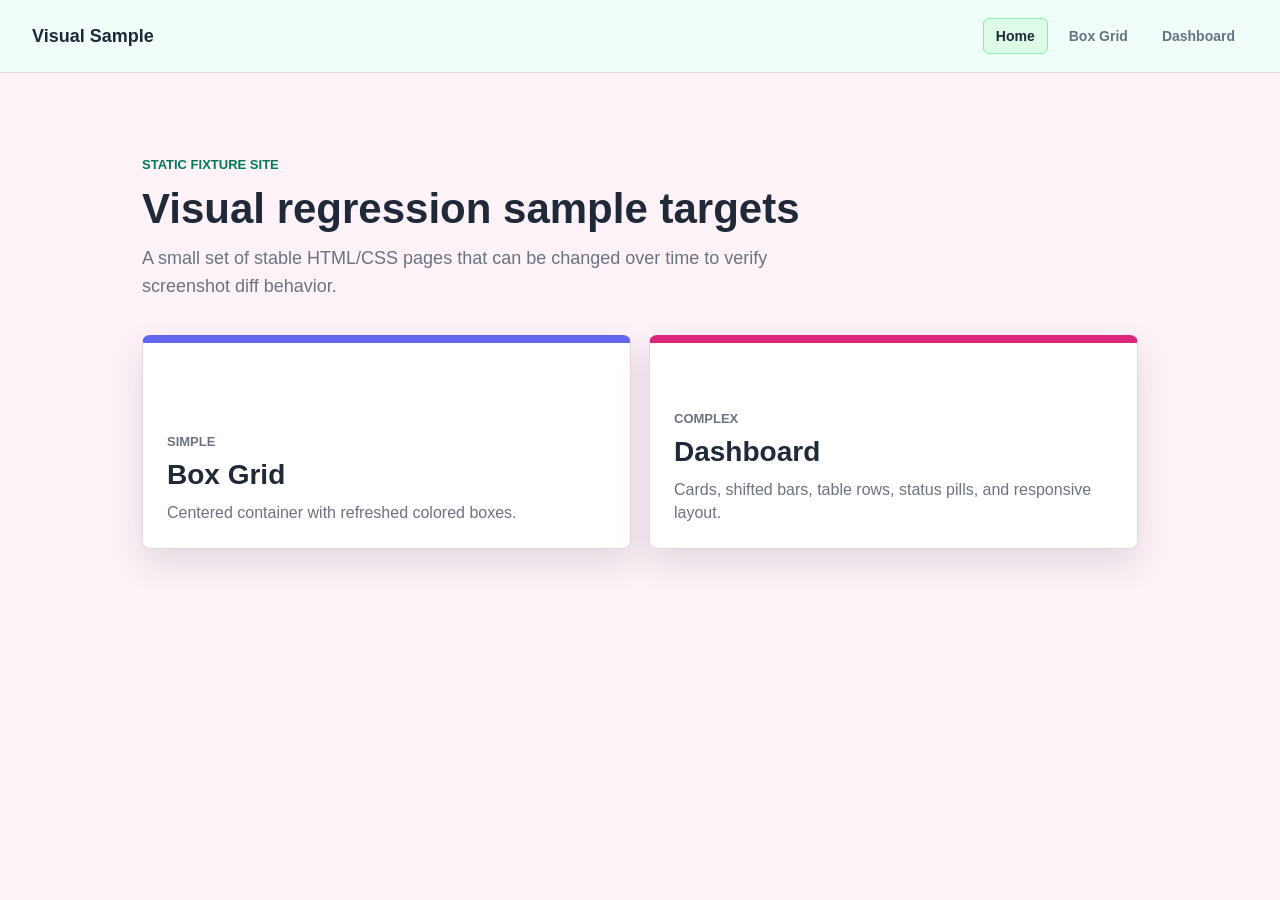
<file: index.html>
<!doctype html>
<html lang="en">
  <head>
    <meta charset="utf-8">
    <meta name="viewport" content="width=device-width, initial-scale=1">
    <title>Visual Regression Sample Targets</title>
    <link rel="stylesheet" href="styles.css">
  </head>
  <body>
    <header class="site-header">
      <a class="brand-link" href="index.html">Visual Sample</a>
      <nav class="site-nav" aria-label="Primary navigation">
        <a class="active" href="index.html">Home</a>
        <a href="pages/box-grid.html">Box Grid</a>
        <a href="pages/dashboard.html">Dashboard</a>
      </nav>
    </header>

    <main class="home-page">
      <section class="intro-band" aria-labelledby="page-title">
        <p class="eyebrow">Static fixture site</p>
        <h1 id="page-title">Visual regression sample targets</h1>
        <p class="lead">
          A small set of stable HTML/CSS pages that can be changed over time to verify screenshot diff behavior.
        </p>
      </section>

      <section class="route-grid" aria-label="Available sample pages">
        <a class="route-card route-card-simple" href="pages/box-grid.html">
          <span class="route-kicker">Simple</span>
          <strong>Box Grid</strong>
          <span>Centered container with refreshed colored boxes.</span>
        </a>

        <a class="route-card route-card-complex" href="pages/dashboard.html">
          <span class="route-kicker">Complex</span>
          <strong>Dashboard</strong>
          <span>Cards, shifted bars, table rows, status pills, and responsive layout.</span>
        </a>
      </section>
    </main>
  </body>
</html>
</file>
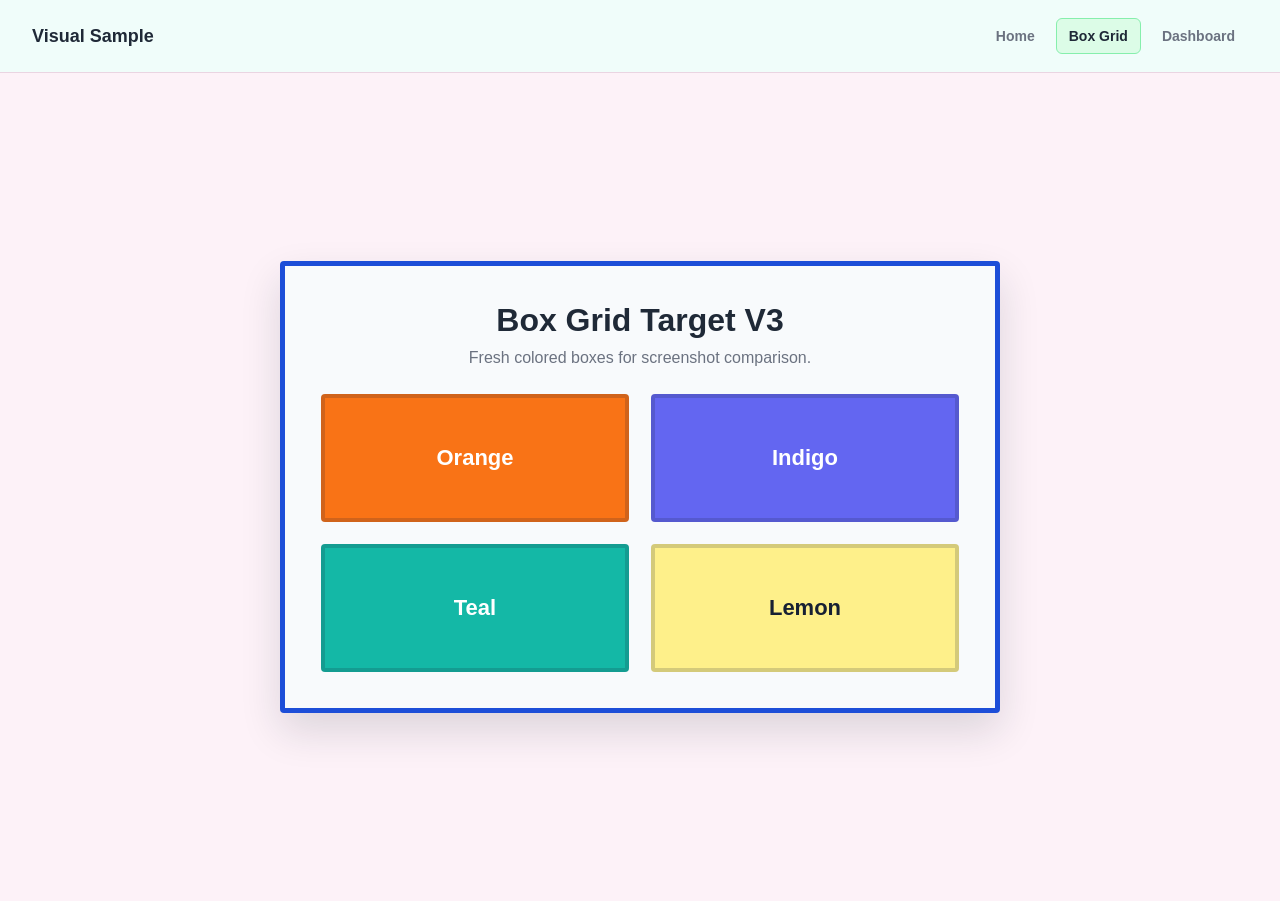
<file: pages/box-grid.html>
<!doctype html>
<html lang="en">
  <head>
    <meta charset="utf-8">
    <meta name="viewport" content="width=device-width, initial-scale=1">
    <title>Box Grid Target</title>
    <link rel="stylesheet" href="../styles.css">
  </head>
  <body>
    <header class="site-header">
      <a class="brand-link" href="../index.html">Visual Sample</a>
      <nav class="site-nav" aria-label="Primary navigation">
        <a href="../index.html">Home</a>
        <a class="active" href="box-grid.html">Box Grid</a>
        <a href="dashboard.html">Dashboard</a>
      </nav>
    </header>

    <main class="sample-page" aria-label="Visual regression sample page">
      <section class="test-box" aria-label="Outer test box">
        <div class="box-header">
          <h1>Box Grid Target V3</h1>
          <p>Fresh colored boxes for screenshot comparison.</p>
        </div>

        <div class="color-grid" aria-label="Colored inner boxes">
          <div class="color-box color-box-red">Orange</div>
          <div class="color-box color-box-blue">Indigo</div>
          <div class="color-box color-box-green">Teal</div>
          <div class="color-box color-box-yellow">Lemon</div>
        </div>
      </section>
    </main>
  </body>
</html>
</file>
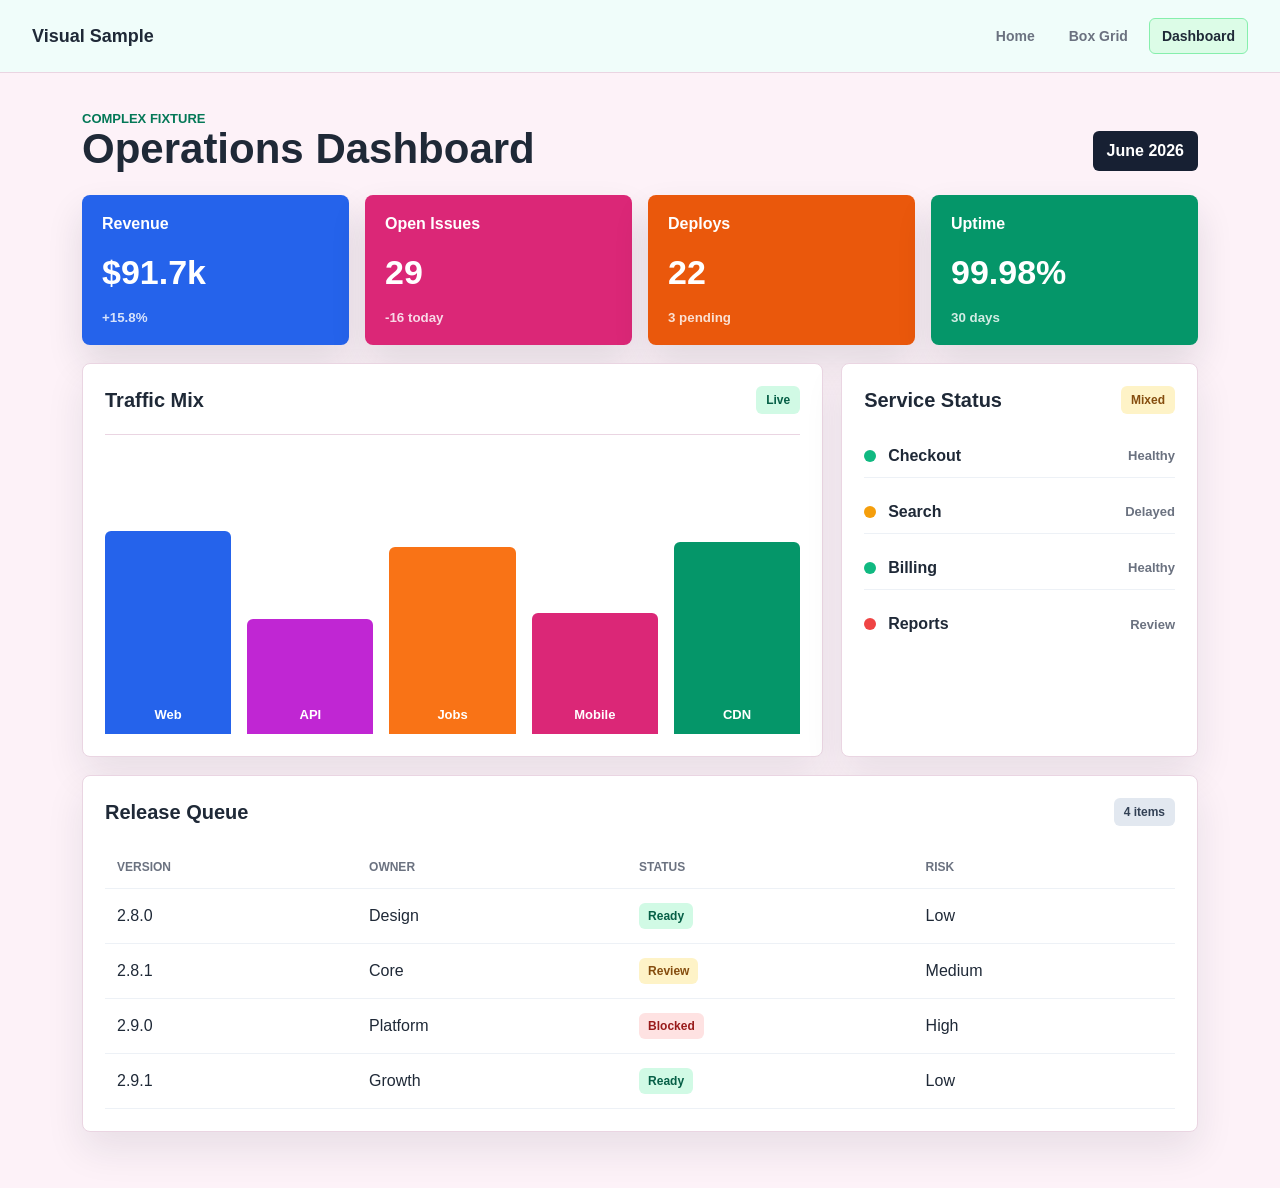
<file: pages/dashboard.html>
<!doctype html>
<html lang="en">
  <head>
    <meta charset="utf-8">
    <meta name="viewport" content="width=device-width, initial-scale=1">
    <title>Dashboard Target</title>
    <link rel="stylesheet" href="../styles.css">
  </head>
  <body>
    <header class="site-header">
      <a class="brand-link" href="../index.html">Visual Sample</a>
      <nav class="site-nav" aria-label="Primary navigation">
        <a href="../index.html">Home</a>
        <a href="box-grid.html">Box Grid</a>
        <a class="active" href="dashboard.html">Dashboard</a>
      </nav>
    </header>

    <main class="dashboard-page">
      <section class="dashboard-title" aria-labelledby="dashboard-heading">
        <div>
          <p class="eyebrow">Complex fixture</p>
          <h1 id="dashboard-heading">Operations Dashboard</h1>
        </div>
        <div class="date-pill">June 2026</div>
      </section>

      <section class="metric-grid" aria-label="Snapshot metrics">
        <article class="metric-card metric-card-teal">
          <span>Revenue</span>
          <strong>$91.7k</strong>
          <small>+15.8%</small>
        </article>
        <article class="metric-card metric-card-coral">
          <span>Open Issues</span>
          <strong>29</strong>
          <small>-16 today</small>
        </article>
        <article class="metric-card metric-card-gold">
          <span>Deploys</span>
          <strong>22</strong>
          <small>3 pending</small>
        </article>
        <article class="metric-card metric-card-indigo">
          <span>Uptime</span>
          <strong>99.98%</strong>
          <small>30 days</small>
        </article>
      </section>

      <section class="dashboard-grid">
        <article class="panel chart-panel" aria-labelledby="traffic-title">
          <div class="panel-heading">
            <h2 id="traffic-title">Traffic Mix</h2>
            <span class="status-pill status-live">Live</span>
          </div>
          <div class="bar-chart" aria-label="Traffic bar chart">
            <div class="bar bar-cyan" style="--bar-height: 74%"><span>Web</span></div>
            <div class="bar bar-violet" style="--bar-height: 42%"><span>API</span></div>
            <div class="bar bar-amber" style="--bar-height: 68%"><span>Jobs</span></div>
            <div class="bar bar-rose" style="--bar-height: 44%"><span>Mobile</span></div>
            <div class="bar bar-emerald" style="--bar-height: 70%"><span>CDN</span></div>
          </div>
        </article>

        <article class="panel status-panel" aria-labelledby="status-title">
          <div class="panel-heading">
            <h2 id="status-title">Service Status</h2>
            <span class="status-pill status-warning">Mixed</span>
          </div>
          <ul class="service-list">
            <li><span class="dot dot-green"></span><strong>Checkout</strong><em>Healthy</em></li>
            <li><span class="dot dot-yellow"></span><strong>Search</strong><em>Delayed</em></li>
            <li><span class="dot dot-green"></span><strong>Billing</strong><em>Healthy</em></li>
            <li><span class="dot dot-red"></span><strong>Reports</strong><em>Review</em></li>
          </ul>
        </article>

        <article class="panel table-panel" aria-labelledby="release-title">
          <div class="panel-heading">
            <h2 id="release-title">Release Queue</h2>
            <span class="status-pill status-neutral">4 items</span>
          </div>
          <table>
            <thead>
              <tr>
                <th>Version</th>
                <th>Owner</th>
                <th>Status</th>
                <th>Risk</th>
              </tr>
            </thead>
            <tbody>
              <tr>
                <td>2.8.0</td>
                <td>Design</td>
                <td><span class="table-badge badge-ready">Ready</span></td>
                <td>Low</td>
              </tr>
              <tr>
                <td>2.8.1</td>
                <td>Core</td>
                <td><span class="table-badge badge-review">Review</span></td>
                <td>Medium</td>
              </tr>
              <tr>
                <td>2.9.0</td>
                <td>Platform</td>
                <td><span class="table-badge badge-blocked">Blocked</span></td>
                <td>High</td>
              </tr>
              <tr>
                <td>2.9.1</td>
                <td>Growth</td>
                <td><span class="table-badge badge-ready">Ready</span></td>
                <td>Low</td>
              </tr>
            </tbody>
          </table>
        </article>
      </section>
    </main>
  </body>
</html>
</file>
<file: styles.css>
:root {
  color-scheme: light;
  --page-bg: #fdf2f8;
  --text: #1f2937;
  --muted: #6b7280;
  --line: #ead5e2;
  --outer-bg: #f8fafc;
  --outer-border: #1d4ed8;
  --red: #f97316;
  --blue: #6366f1;
  --green: #14b8a6;
  --yellow: #fef08a;
}

* {
  box-sizing: border-box;
}

html,
body {
  min-height: 100%;
  margin: 0;
}

body {
  font-family: Arial, Helvetica, sans-serif;
  color: var(--text);
  background: var(--page-bg);
}

.site-header {
  min-height: 72px;
  display: flex;
  align-items: center;
  justify-content: space-between;
  gap: 24px;
  padding: 18px 32px;
  background: #f0fdfa;
  border-bottom: 1px solid var(--line);
}

.brand-link,
.site-nav a,
.route-card {
  color: inherit;
  text-decoration: none;
}

.brand-link {
  font-size: 18px;
  font-weight: 800;
}

.site-nav {
  display: flex;
  flex-wrap: wrap;
  gap: 8px;
}

.site-nav a {
  min-height: 36px;
  display: inline-flex;
  align-items: center;
  padding: 8px 12px;
  border: 1px solid transparent;
  border-radius: 6px;
  color: var(--muted);
  font-size: 14px;
  font-weight: 700;
}

.site-nav a:hover,
.site-nav a.active {
  color: var(--text);
  background: #dcfce7;
  border-color: #86efac;
}

.home-page {
  width: min(1060px, 100%);
  margin: 0 auto;
  padding: 56px 32px;
}

.intro-band {
  display: grid;
  gap: 14px;
  padding: 28px 0 34px;
}

.eyebrow {
  margin: 0;
  color: #047857;
  font-size: 13px;
  font-weight: 800;
  letter-spacing: 0;
  text-transform: uppercase;
}

.intro-band h1,
.dashboard-title h1 {
  margin: 0;
  font-size: 42px;
  line-height: 1.08;
}

.lead {
  max-width: 670px;
  margin: 0;
  color: var(--muted);
  font-size: 18px;
  line-height: 1.55;
}

.route-grid {
  display: grid;
  grid-template-columns: repeat(2, minmax(0, 1fr));
  gap: 18px;
}

.route-card {
  min-height: 214px;
  display: grid;
  align-content: end;
  gap: 10px;
  padding: 24px;
  border: 1px solid var(--line);
  border-radius: 8px;
  background: #ffffff;
  box-shadow: 0 14px 34px rgb(23 32 51 / 12%);
}

.route-card-simple {
  border-top: 8px solid #6366f1;
}

.route-card-complex {
  border-top: 8px solid #db2777;
}

.route-kicker {
  color: var(--muted);
  font-size: 13px;
  font-weight: 800;
  text-transform: uppercase;
}

.route-card strong {
  font-size: 28px;
}

.route-card span:last-child {
  color: var(--muted);
  line-height: 1.45;
}

.sample-page {
  min-height: calc(100vh - 72px);
  display: grid;
  place-items: center;
  padding: 32px;
}

.test-box {
  width: min(720px, 100%);
  min-height: 450px;
  display: grid;
  align-content: start;
  gap: 24px;
  padding: 36px;
  background: var(--outer-bg);
  border: 5px solid var(--outer-border);
  border-radius: 4px;
  box-shadow: 0 18px 40px rgb(23 32 51 / 14%);
}

.box-header {
  display: grid;
  gap: 8px;
  text-align: center;
}

.box-header h1,
.box-header p {
  margin: 0;
}

.box-header h1 {
  font-size: 32px;
  line-height: 1.15;
}

.box-header p {
  color: var(--muted);
  font-size: 16px;
  line-height: 1.5;
}

.color-grid {
  display: grid;
  grid-template-columns: repeat(2, minmax(0, 1fr));
  gap: 22px;
}

.color-box {
  min-height: 128px;
  display: grid;
  place-items: center;
  border: 4px solid rgb(23 32 51 / 18%);
  border-radius: 4px;
  color: #ffffff;
  font-size: 22px;
  font-weight: 700;
}

.color-box-red {
  background: var(--red);
}

.color-box-blue {
  background: var(--blue);
}

.color-box-green {
  background: var(--green);
}

.color-box-yellow {
  color: #172033;
  background: var(--yellow);
}

.dashboard-page {
  width: min(1180px, 100%);
  margin: 0 auto;
  padding: 38px 32px 56px;
}

.dashboard-title {
  display: flex;
  align-items: end;
  justify-content: space-between;
  gap: 18px;
  margin-bottom: 24px;
}

.date-pill,
.status-pill,
.table-badge {
  display: inline-flex;
  align-items: center;
  justify-content: center;
  border-radius: 6px;
  font-weight: 800;
}

.date-pill {
  min-height: 40px;
  padding: 9px 14px;
  background: #172033;
  color: #ffffff;
}

.metric-grid {
  display: grid;
  grid-template-columns: repeat(4, minmax(0, 1fr));
  gap: 16px;
  margin-bottom: 18px;
}

.metric-card {
  min-height: 150px;
  display: grid;
  align-content: space-between;
  gap: 16px;
  padding: 20px;
  border-radius: 8px;
  color: #ffffff;
  box-shadow: 0 18px 36px rgb(23 32 51 / 12%);
}

.metric-card span,
.metric-card small {
  font-weight: 800;
}

.metric-card strong {
  font-size: 34px;
  line-height: 1;
}

.metric-card small {
  opacity: 0.82;
}

.metric-card-teal {
  background: #2563eb;
}

.metric-card-coral {
  background: #db2777;
}

.metric-card-gold {
  background: #ea580c;
}

.metric-card-indigo {
  background: #059669;
}

.dashboard-grid {
  display: grid;
  grid-template-columns: minmax(0, 1.35fr) minmax(280px, 0.65fr);
  gap: 18px;
}

.panel {
  display: grid;
  gap: 20px;
  padding: 22px;
  background: #ffffff;
  border: 1px solid var(--line);
  border-radius: 8px;
  box-shadow: 0 18px 38px rgb(23 32 51 / 9%);
}

.panel-heading {
  display: flex;
  align-items: center;
  justify-content: space-between;
  gap: 12px;
}

.panel-heading h2 {
  margin: 0;
  font-size: 20px;
}

.status-pill {
  min-height: 28px;
  padding: 5px 10px;
  font-size: 12px;
}

.status-live {
  color: #065f46;
  background: #d1fae5;
}

.status-warning {
  color: #854d0e;
  background: #fef3c7;
}

.status-neutral {
  color: #334155;
  background: #e2e8f0;
}

.bar-chart {
  height: 300px;
  display: grid;
  grid-template-columns: repeat(5, minmax(54px, 1fr));
  align-items: end;
  gap: 16px;
  padding-top: 24px;
  border-top: 1px solid var(--line);
}

.bar {
  min-height: 78px;
  height: var(--bar-height);
  display: flex;
  align-items: end;
  justify-content: center;
  padding: 12px 6px;
  border-radius: 6px 6px 0 0;
  color: #ffffff;
  font-size: 13px;
  font-weight: 800;
}

.bar-cyan {
  background: #2563eb;
}

.bar-violet {
  background: #c026d3;
}

.bar-amber {
  background: #f97316;
}

.bar-rose {
  background: #db2777;
}

.bar-emerald {
  background: #059669;
}

.status-panel {
  align-content: start;
}

.service-list {
  display: grid;
  gap: 12px;
  margin: 0;
  padding: 0;
  list-style: none;
}

.service-list li {
  display: grid;
  grid-template-columns: 14px minmax(0, 1fr) auto;
  align-items: center;
  gap: 10px;
  min-height: 44px;
  padding: 10px 0;
  border-bottom: 1px solid #edf1f6;
}

.service-list li:last-child {
  border-bottom: 0;
}

.service-list em {
  color: var(--muted);
  font-size: 13px;
  font-style: normal;
  font-weight: 700;
}

.dot {
  width: 12px;
  height: 12px;
  border-radius: 999px;
}

.dot-green {
  background: #10b981;
}

.dot-yellow {
  background: #f59e0b;
}

.dot-red {
  background: #ef4444;
}

.table-panel {
  grid-column: 1 / -1;
  overflow-x: auto;
}

table {
  width: 100%;
  min-width: 620px;
  border-collapse: collapse;
}

th,
td {
  padding: 14px 12px;
  border-bottom: 1px solid #edf1f6;
  text-align: left;
}

th {
  color: var(--muted);
  font-size: 12px;
  text-transform: uppercase;
}

.table-badge {
  min-height: 26px;
  padding: 4px 9px;
  font-size: 12px;
}

.badge-ready {
  color: #065f46;
  background: #d1fae5;
}

.badge-review {
  color: #854d0e;
  background: #fef3c7;
}

.badge-blocked {
  color: #991b1b;
  background: #fee2e2;
}

@media (max-width: 820px) {
  .site-header,
  .dashboard-title {
    align-items: start;
    flex-direction: column;
  }

  .route-grid,
  .metric-grid,
  .dashboard-grid {
    grid-template-columns: 1fr;
  }

  .dashboard-title h1,
  .intro-band h1 {
    font-size: 34px;
  }
}

@media (max-width: 520px) {
  .site-header {
    padding: 16px 18px;
  }

  .home-page,
  .dashboard-page {
    padding: 28px 18px 40px;
  }

  .sample-page {
    padding: 18px;
  }

  .test-box {
    min-height: auto;
    padding: 22px;
    gap: 20px;
  }

  .box-header h1 {
    font-size: 26px;
  }

  .color-grid {
    grid-template-columns: 1fr;
  }

  .bar-chart {
    grid-template-columns: repeat(5, minmax(42px, 1fr));
    gap: 9px;
  }
}
</file>
